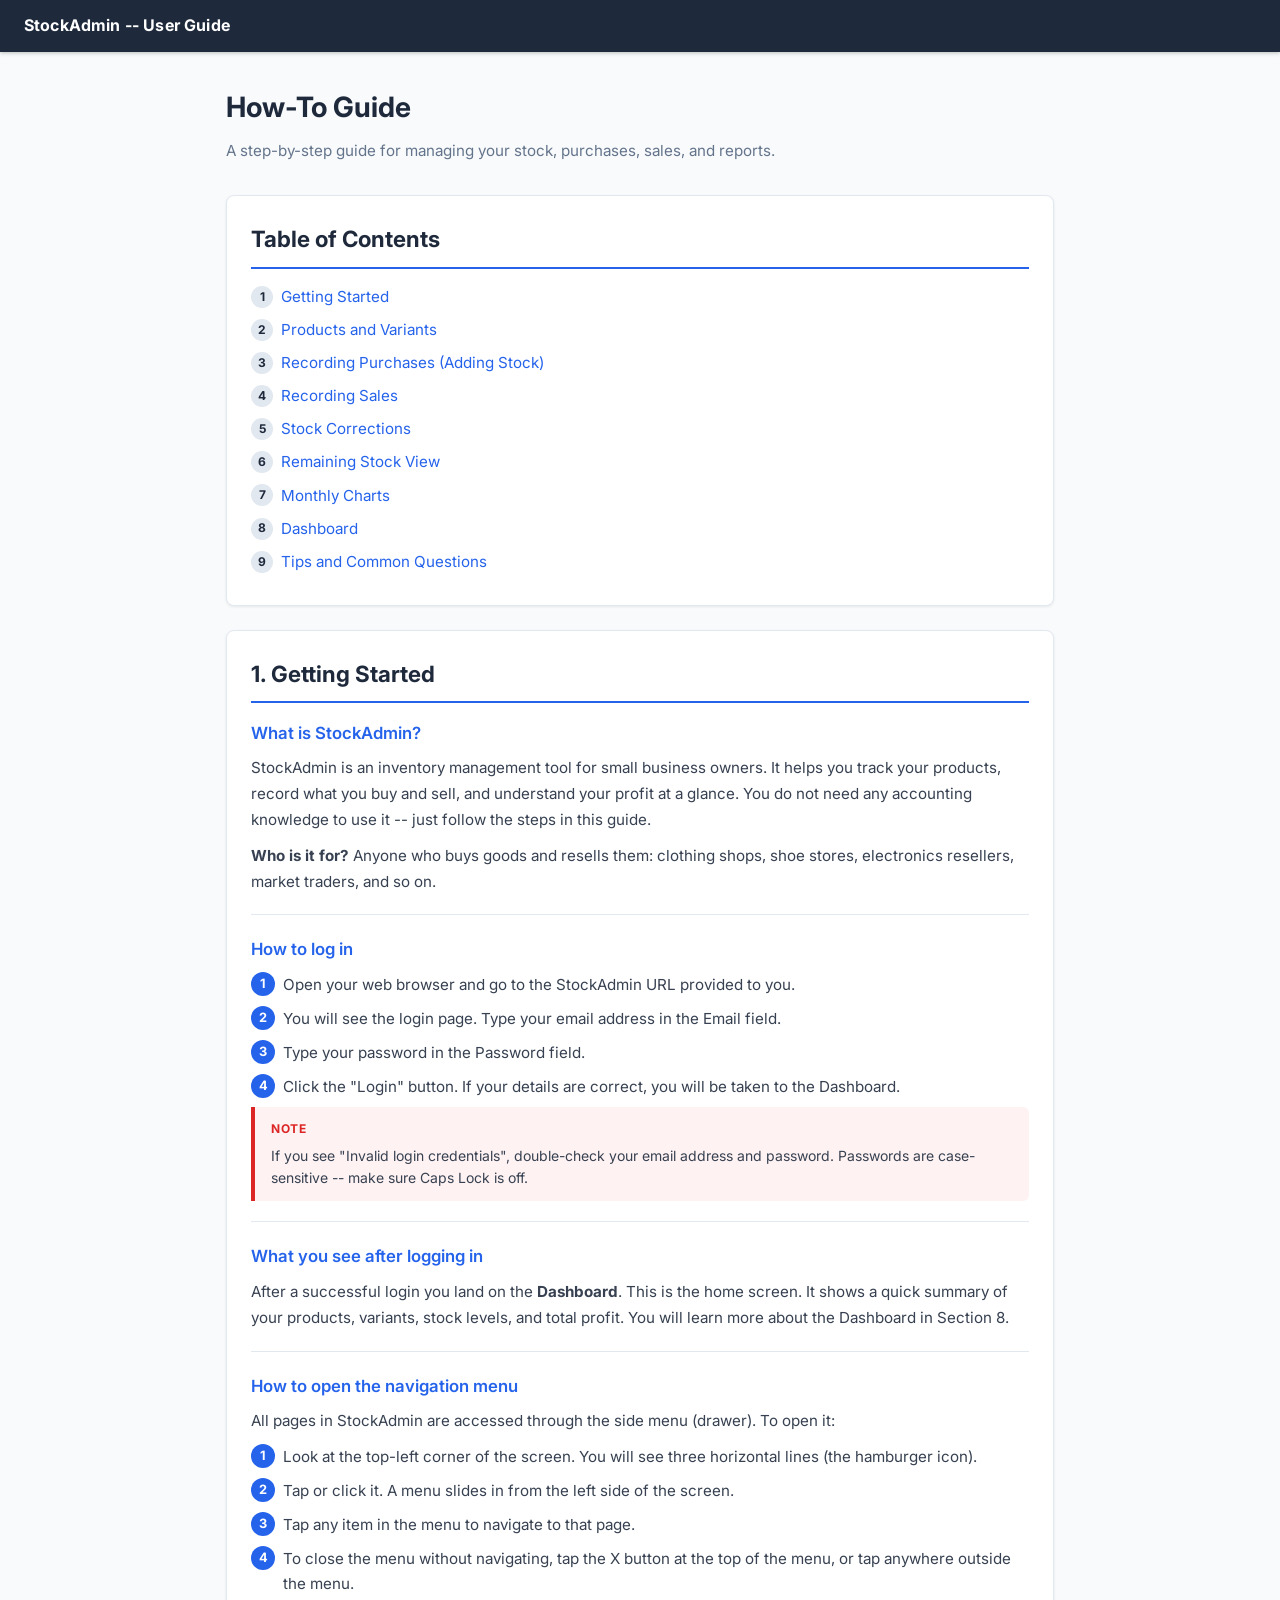
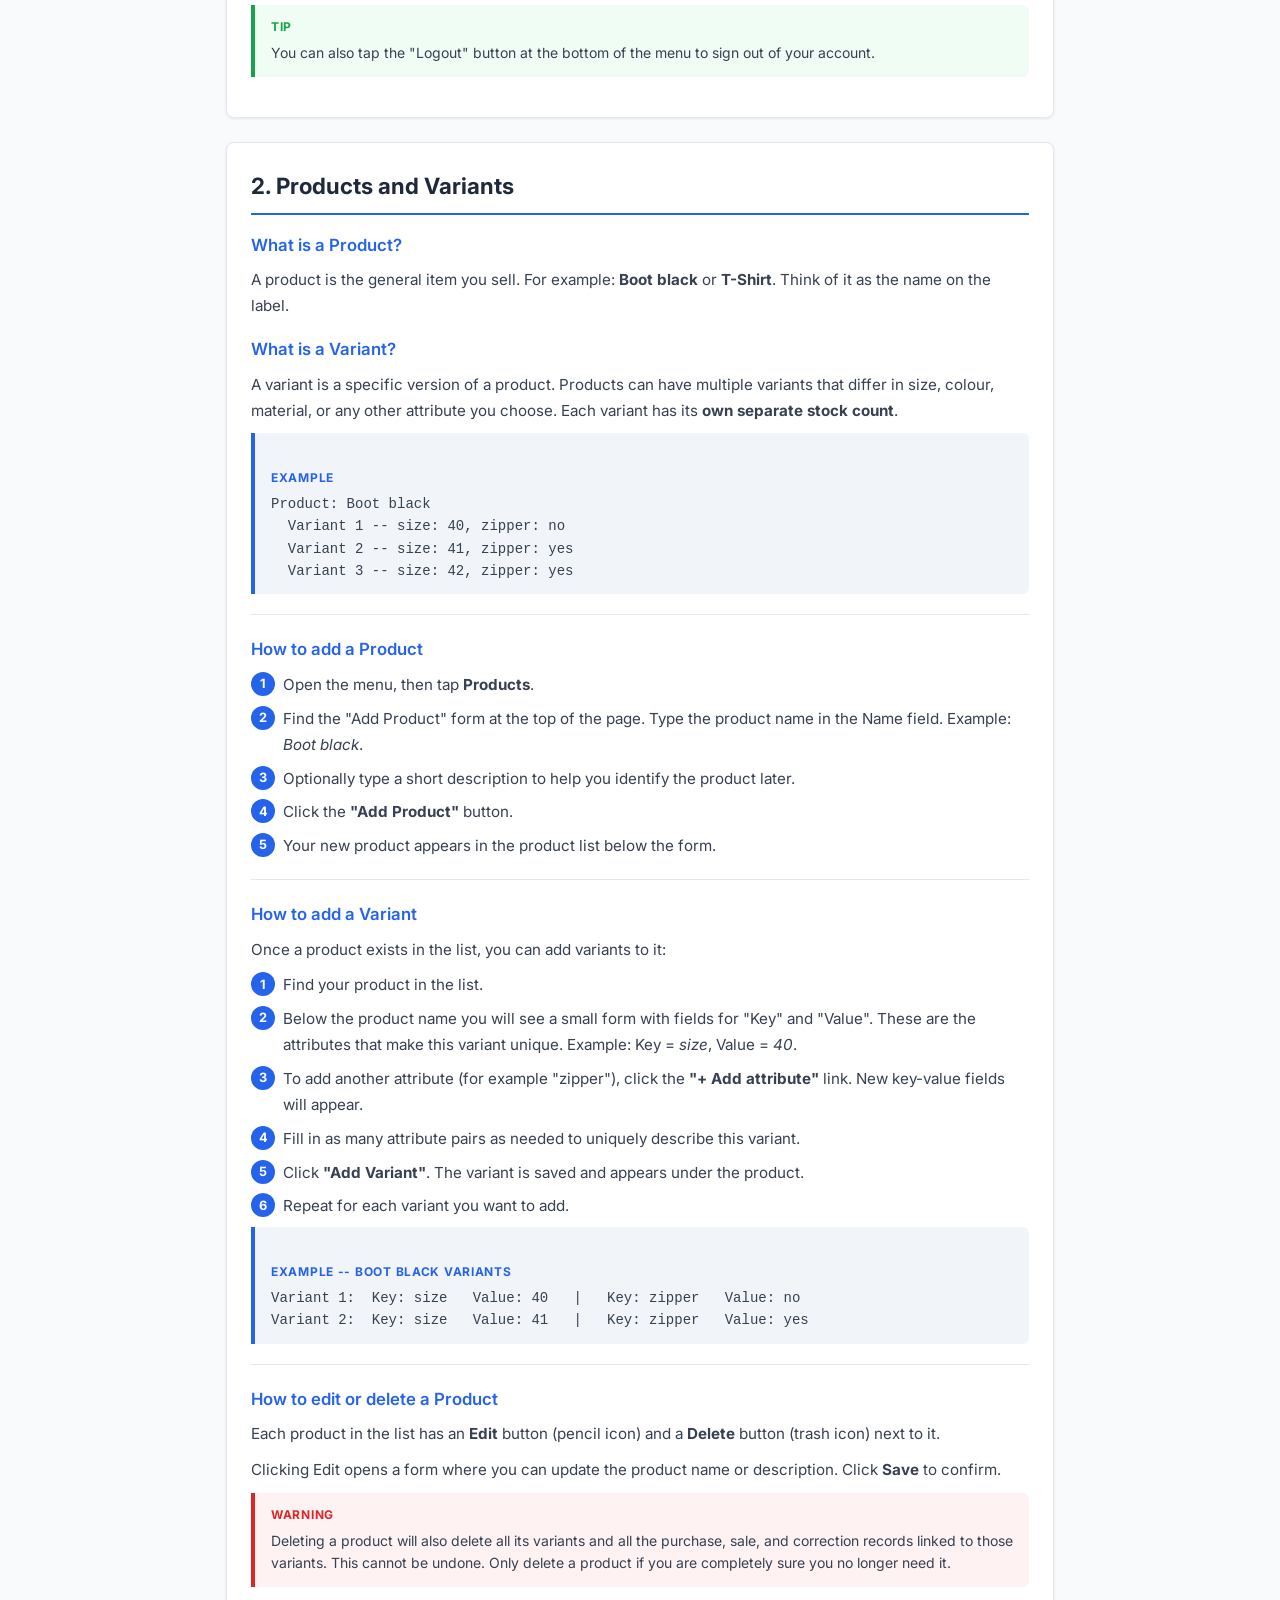
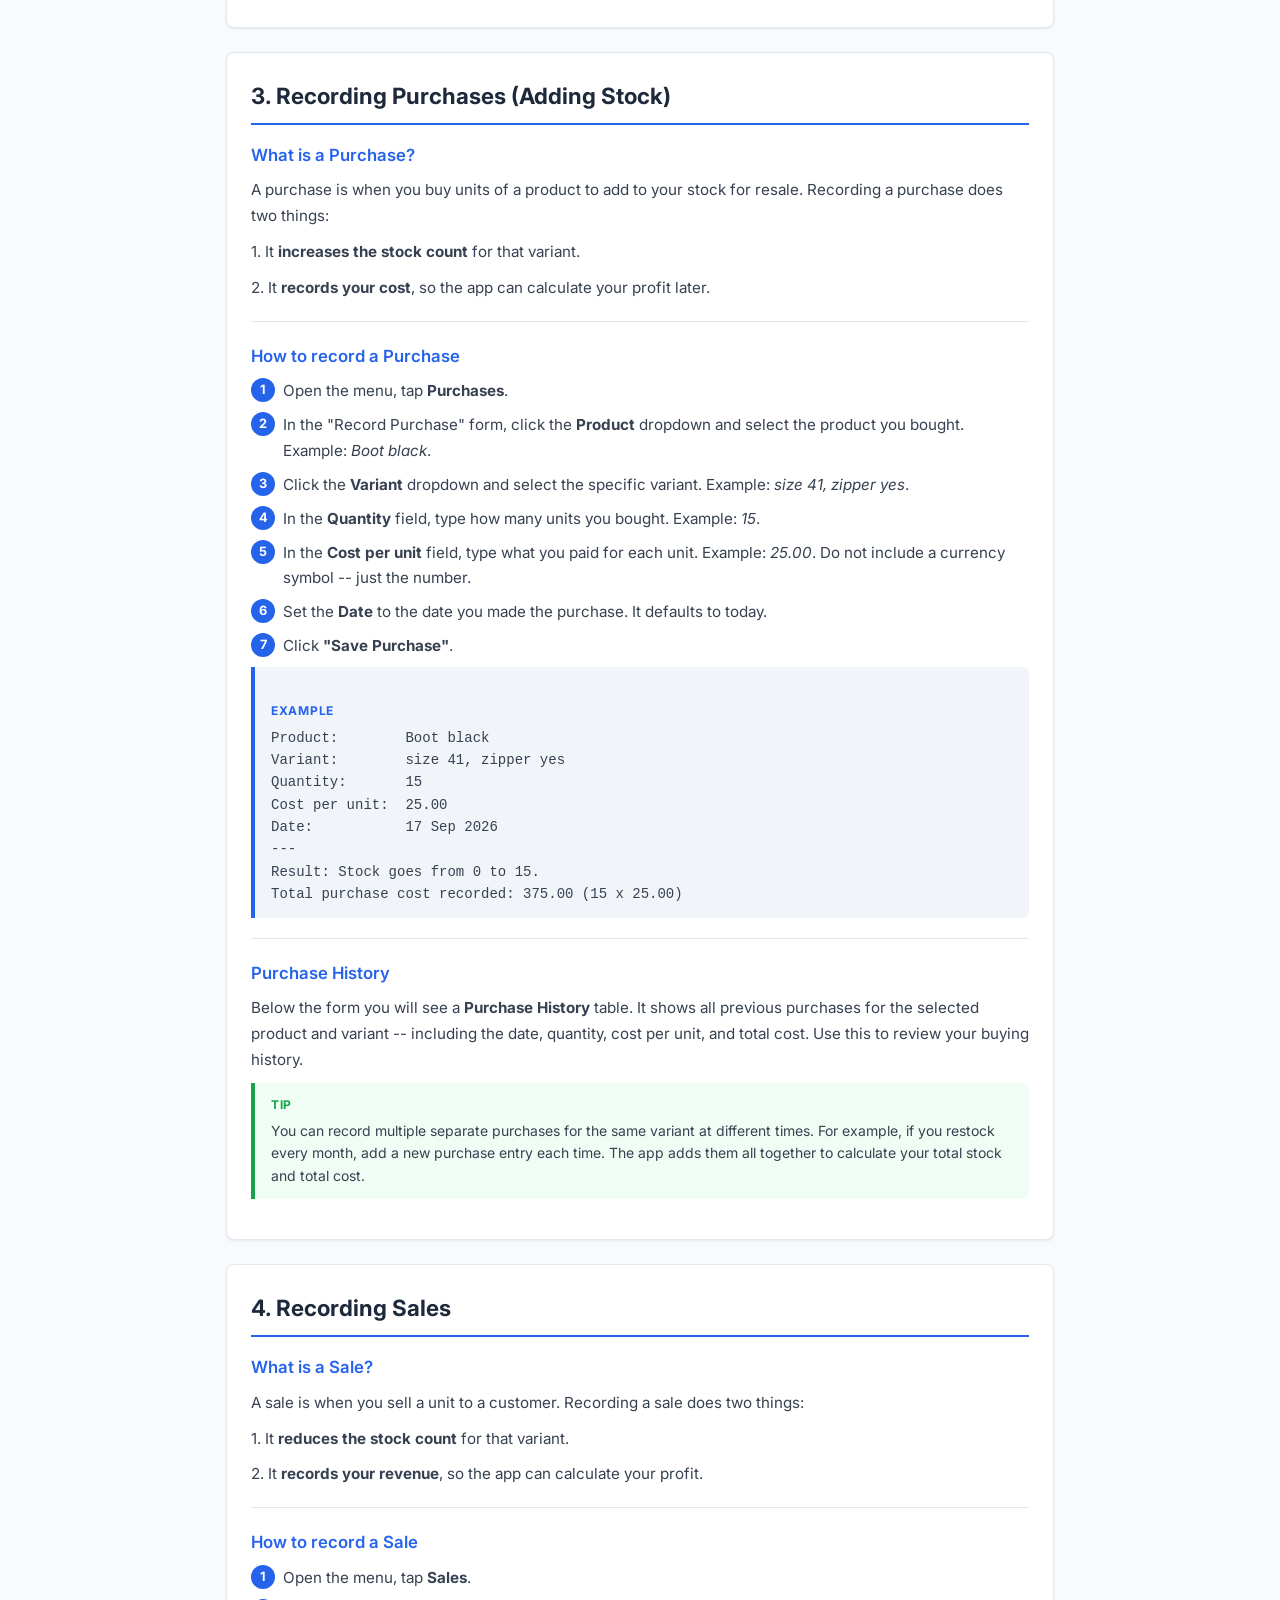
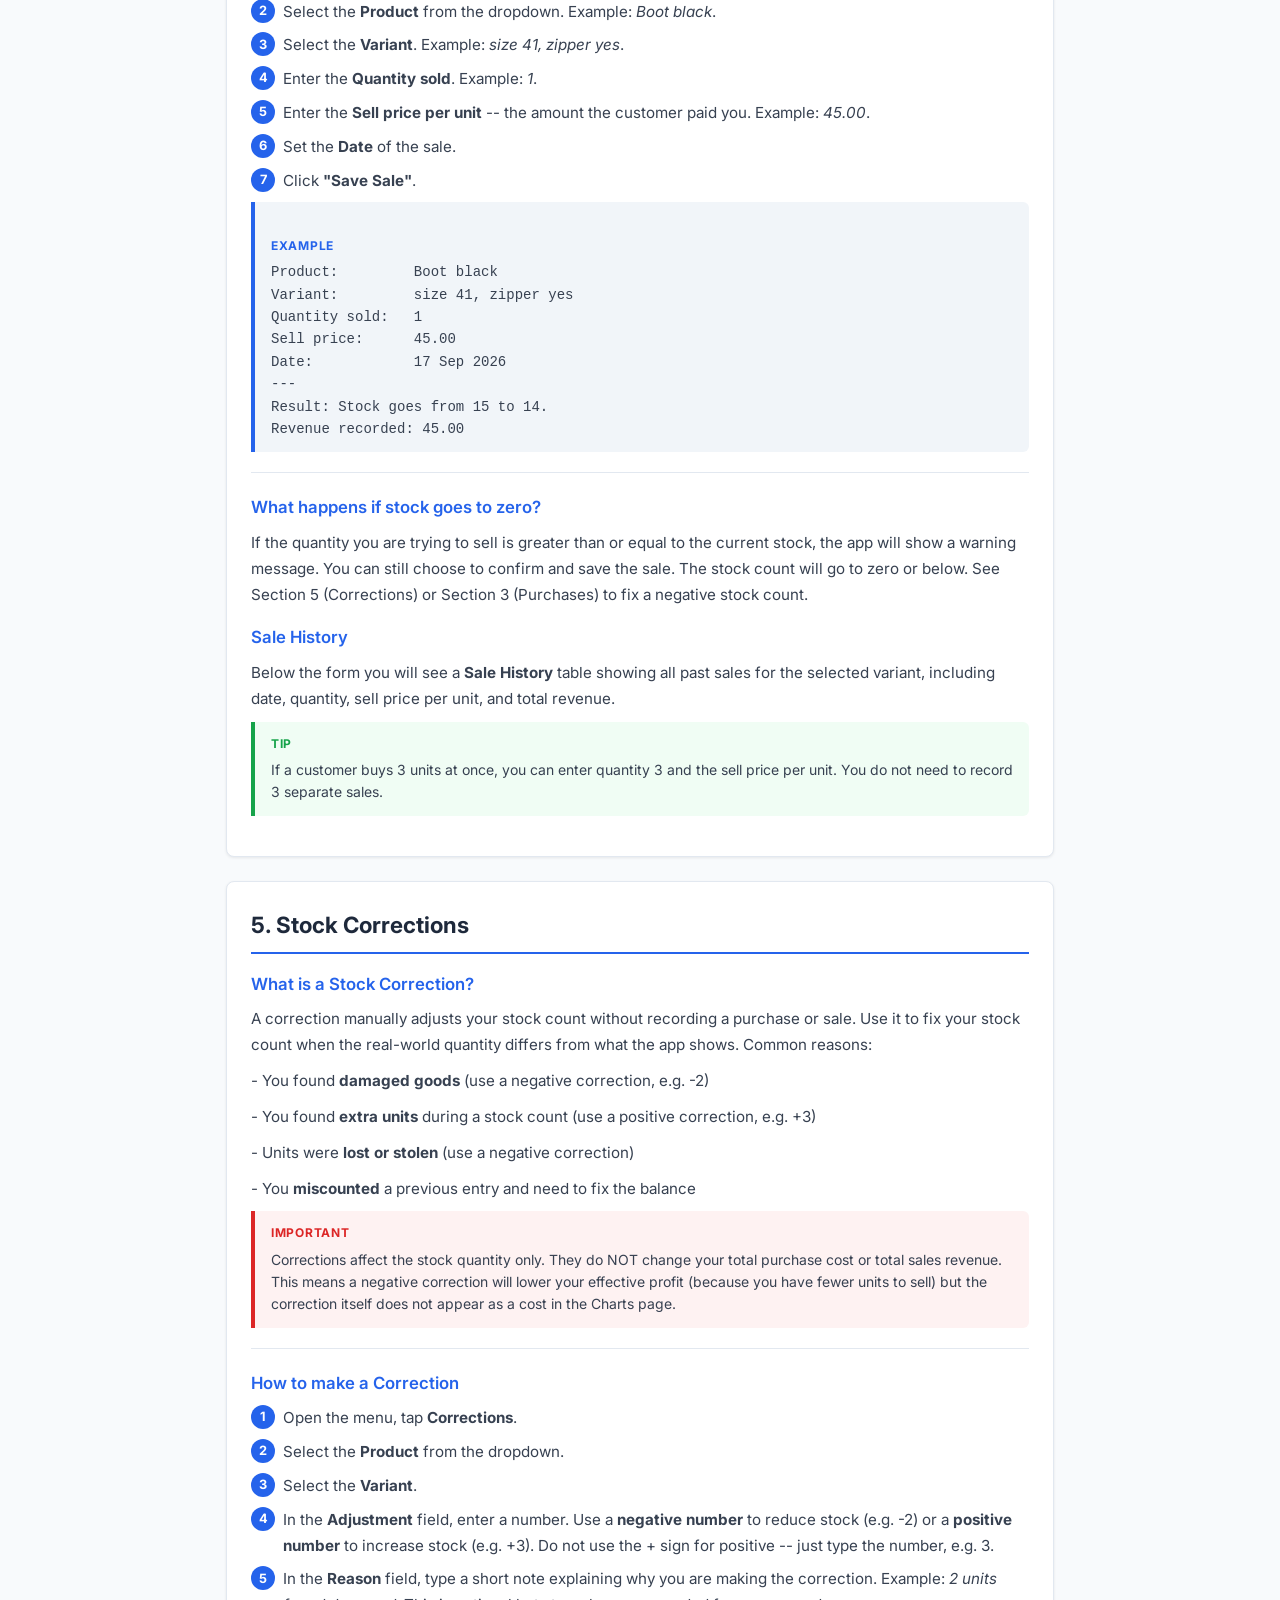
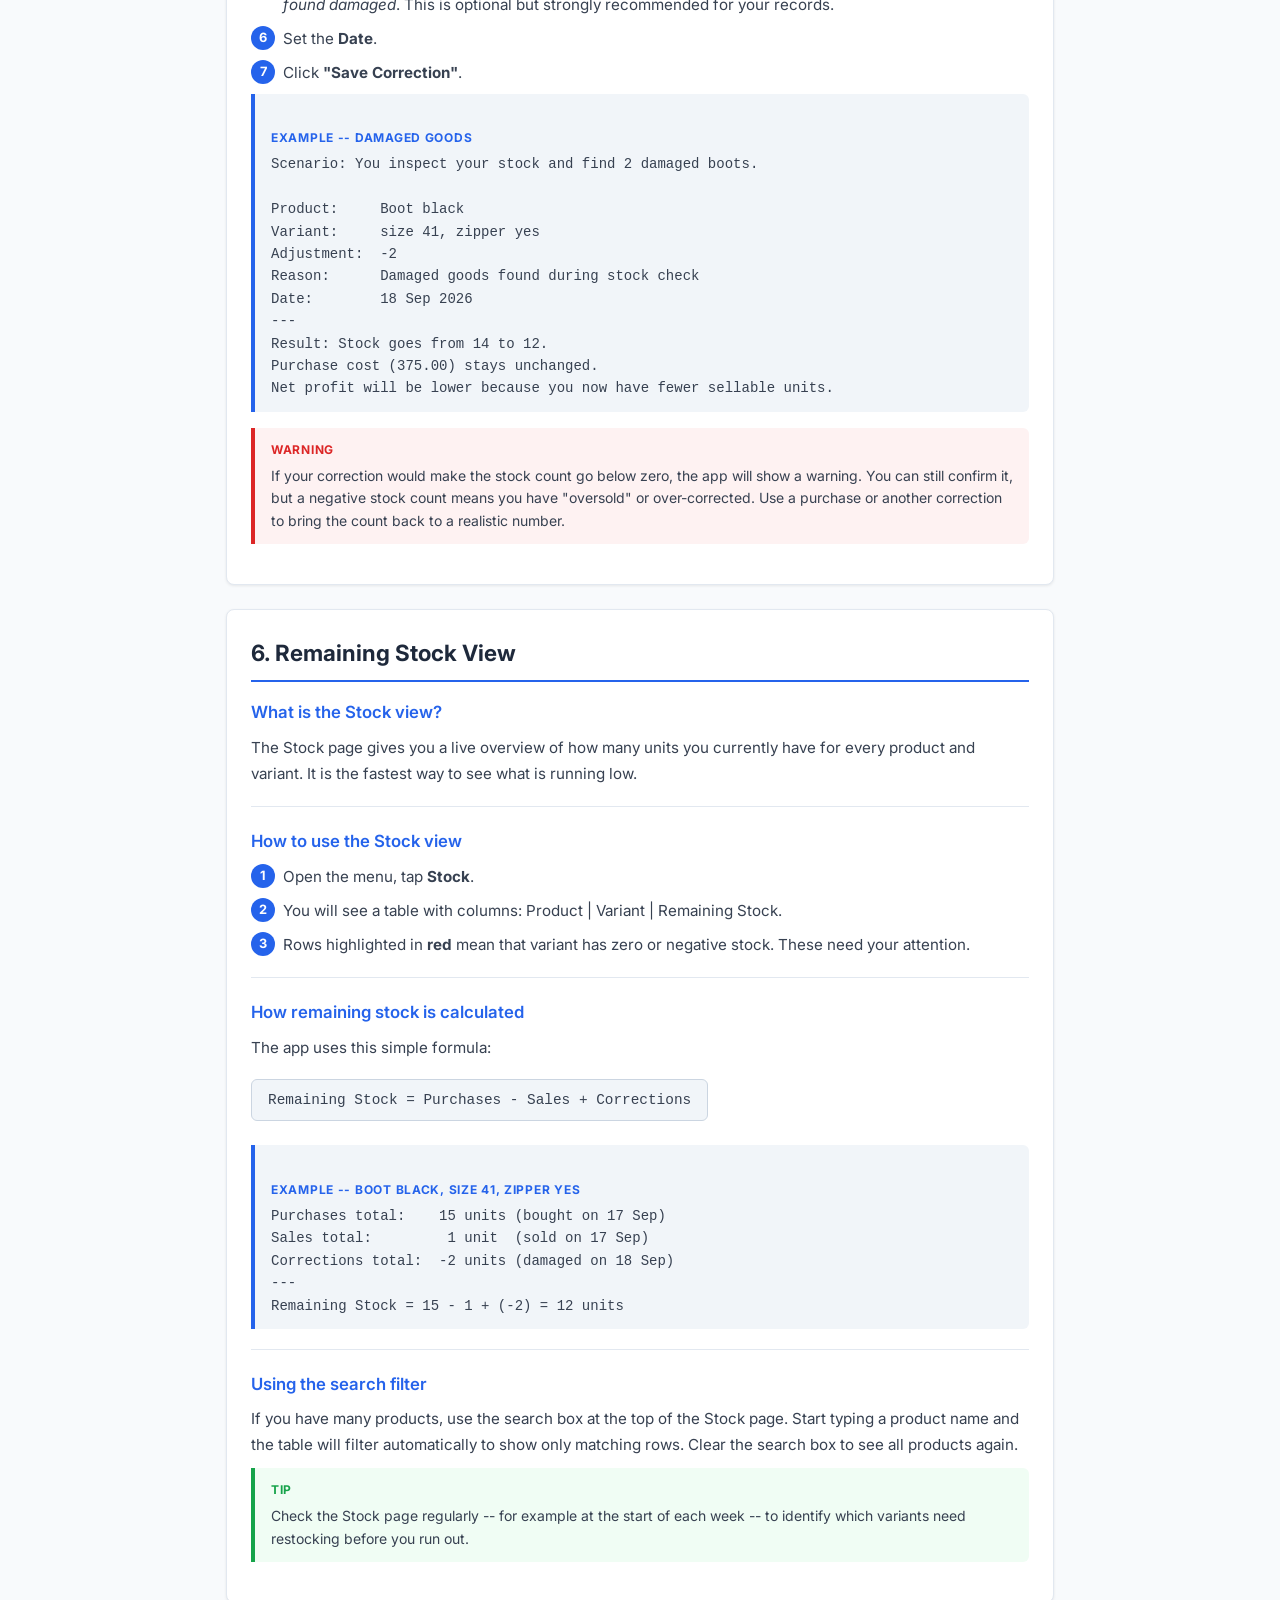
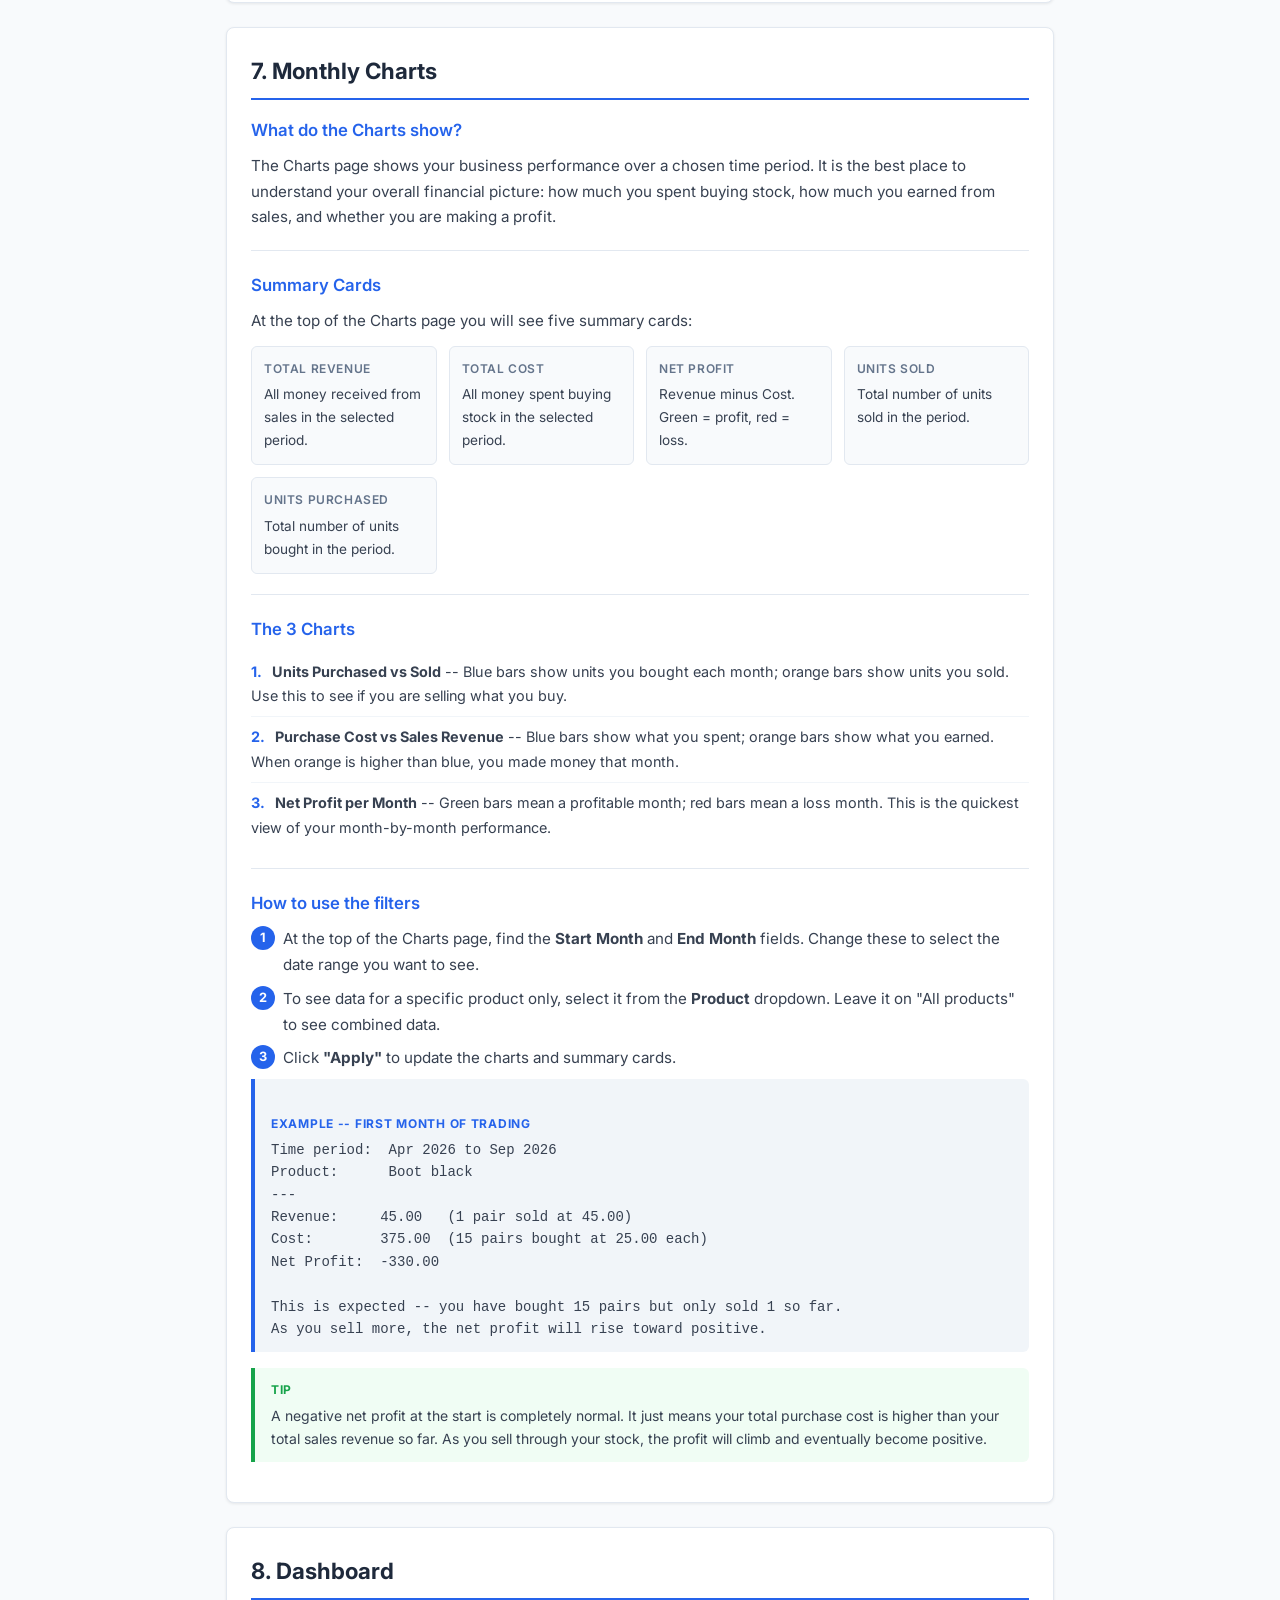
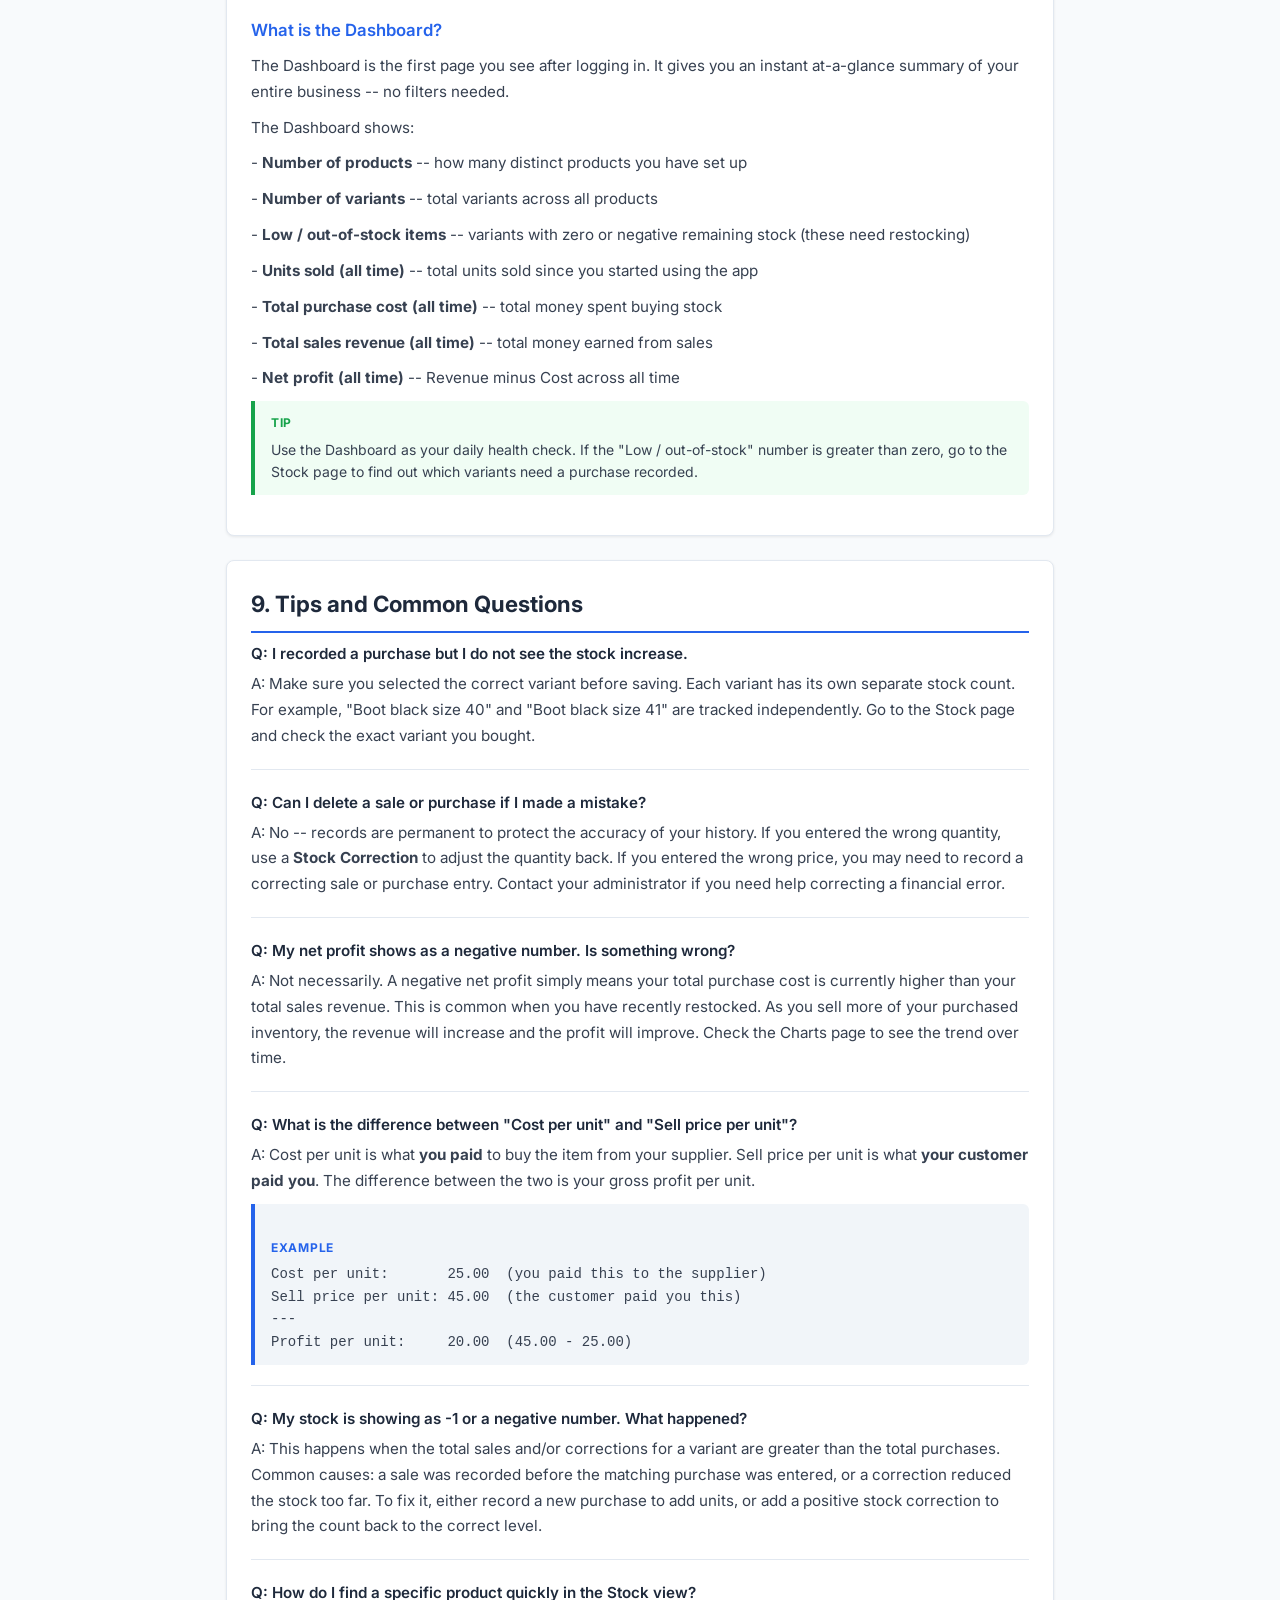
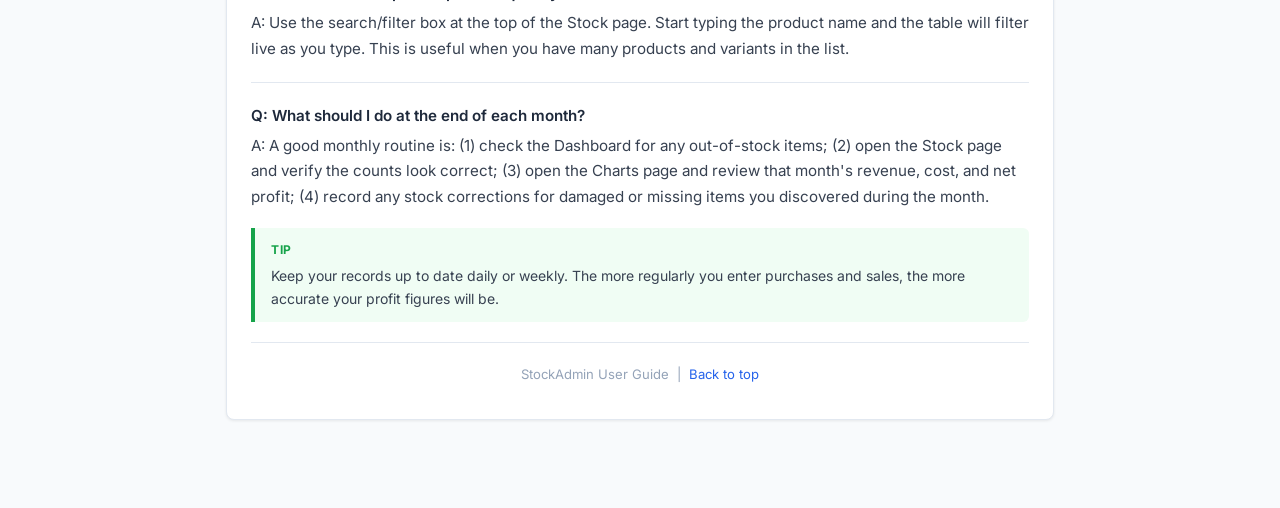
<file: guide.html>
<!DOCTYPE html>
<html lang="en">
<head>
  <meta charset="UTF-8">
  <meta name="viewport" content="width=device-width, initial-scale=1.0">
  <title>StockAdmin -- How-To Guide</title>
  <link href="https://fonts.googleapis.com/css2?family=Inter:wght@400;500;600;700&display=swap" rel="stylesheet">
  <style>
    *, *::before, *::after {
      box-sizing: border-box;
      margin: 0;
      padding: 0;
    }

    body {
      font-family: 'Inter', -apple-system, BlinkMacSystemFont, 'Segoe UI', sans-serif;
      font-size: 0.95rem;
      line-height: 1.7;
      color: #374151;
      background: #f8fafc;
    }

    /* NAV */
    nav {
      background: #1e293b;
      height: 52px;
      display: flex;
      align-items: center;
      padding: 0 24px;
      position: sticky;
      top: 0;
      z-index: 100;
      box-shadow: 0 1px 4px rgba(0,0,0,0.25);
    }

    nav .brand {
      color: #ffffff;
      font-size: 1rem;
      font-weight: 700;
      text-decoration: none;
      letter-spacing: 0.01em;
    }

    /* LAYOUT */
    .container {
      max-width: 860px;
      margin: 0 auto;
      padding: 32px 16px 64px;
    }

    /* PAGE TITLE */
    .page-title {
      font-size: 1.75rem;
      font-weight: 700;
      color: #1e293b;
      margin-bottom: 6px;
    }

    .page-subtitle {
      color: #64748b;
      font-size: 0.95rem;
      margin-bottom: 32px;
    }

    /* CARD */
    .card {
      background: #ffffff;
      border: 1px solid #e2e8f0;
      border-radius: 8px;
      padding: 24px;
      margin-bottom: 24px;
      box-shadow: 0 1px 3px rgba(0,0,0,0.08);
    }

    /* SECTION HEADINGS */
    h2 {
      font-size: 1.4rem;
      color: #1e293b;
      margin-bottom: 8px;
      border-bottom: 2px solid #2563eb;
      padding-bottom: 8px;
      font-weight: 700;
    }

    /* STEP HEADINGS */
    h3 {
      font-size: 1.05rem;
      color: #2563eb;
      margin: 16px 0 8px;
      font-weight: 600;
    }

    p {
      margin-bottom: 10px;
    }

    /* BADGE */
    .badge {
      display: inline-flex;
      align-items: center;
      justify-content: center;
      background: #2563eb;
      color: #ffffff;
      border-radius: 50%;
      width: 24px;
      height: 24px;
      font-size: 0.8rem;
      font-weight: 700;
      margin-right: 8px;
      flex-shrink: 0;
      vertical-align: middle;
    }

    /* STEP ROW */
    .step {
      display: flex;
      align-items: flex-start;
      margin-bottom: 8px;
    }

    .step-text {
      flex: 1;
    }

    /* CODE / EXAMPLE BOX */
    .box-example {
      background: #f1f5f9;
      border-left: 4px solid #2563eb;
      padding: 12px 16px;
      border-radius: 0 6px 6px 0;
      font-family: 'Courier New', Courier, monospace;
      font-size: 0.875rem;
      margin: 8px 0 16px;
      white-space: pre-wrap;
      word-break: break-word;
      line-height: 1.6;
    }

    .box-example .box-label {
      font-family: 'Inter', sans-serif;
      font-size: 0.75rem;
      font-weight: 700;
      text-transform: uppercase;
      letter-spacing: 0.06em;
      color: #2563eb;
      margin-bottom: 6px;
      display: block;
    }

    /* WARNING BOX */
    .box-warning {
      background: #fef2f2;
      border-left: 4px solid #dc2626;
      padding: 12px 16px;
      border-radius: 0 6px 6px 0;
      font-size: 0.875rem;
      margin: 8px 0 16px;
      line-height: 1.6;
    }

    .box-warning .box-label {
      font-size: 0.75rem;
      font-weight: 700;
      text-transform: uppercase;
      letter-spacing: 0.06em;
      color: #dc2626;
      margin-bottom: 6px;
      display: block;
    }

    /* TIP BOX */
    .box-tip {
      background: #f0fdf4;
      border-left: 4px solid #16a34a;
      padding: 12px 16px;
      border-radius: 0 6px 6px 0;
      font-size: 0.875rem;
      margin: 8px 0 16px;
      line-height: 1.6;
    }

    .box-tip .box-label {
      font-size: 0.75rem;
      font-weight: 700;
      text-transform: uppercase;
      letter-spacing: 0.06em;
      color: #16a34a;
      margin-bottom: 6px;
      display: block;
    }

    /* TABLE OF CONTENTS */
    .toc-list {
      list-style: none;
      counter-reset: toc;
      padding: 0;
    }

    .toc-list li {
      counter-increment: toc;
      margin-bottom: 6px;
    }

    .toc-list li a {
      color: #2563eb;
      text-decoration: none;
      font-size: 0.95rem;
      display: inline-flex;
      align-items: center;
      gap: 8px;
      transition: color 0.15s;
    }

    .toc-list li a:hover {
      color: #1d4ed8;
      text-decoration: underline;
    }

    .toc-num {
      display: inline-flex;
      align-items: center;
      justify-content: center;
      background: #e2e8f0;
      color: #1e293b;
      border-radius: 50%;
      width: 22px;
      height: 22px;
      font-size: 0.75rem;
      font-weight: 700;
      flex-shrink: 0;
    }

    /* Q&A */
    .qa-item {
      margin-bottom: 18px;
    }

    .qa-q {
      font-weight: 600;
      color: #1e293b;
      margin-bottom: 4px;
    }

    .qa-a {
      color: #374151;
    }

    /* DIVIDER */
    .divider {
      border: none;
      border-top: 1px solid #e2e8f0;
      margin: 20px 0;
    }

    /* FORMULA ROW */
    .formula {
      display: inline-block;
      background: #f1f5f9;
      border: 1px solid #cbd5e1;
      border-radius: 6px;
      padding: 8px 16px;
      font-family: 'Courier New', Courier, monospace;
      font-size: 0.9rem;
      margin: 8px 0 16px;
    }

    /* SUMMARY CARD GRID */
    .summary-grid {
      display: grid;
      grid-template-columns: repeat(auto-fit, minmax(160px, 1fr));
      gap: 12px;
      margin: 12px 0 16px;
    }

    .summary-item {
      background: #f8fafc;
      border: 1px solid #e2e8f0;
      border-radius: 6px;
      padding: 12px;
    }

    .summary-item .s-label {
      font-size: 0.75rem;
      font-weight: 600;
      color: #64748b;
      text-transform: uppercase;
      letter-spacing: 0.05em;
      margin-bottom: 4px;
    }

    .summary-item .s-desc {
      font-size: 0.85rem;
      color: #374151;
    }

    /* CHART LIST */
    .chart-list {
      list-style: none;
      padding: 0;
    }

    .chart-list li {
      padding: 8px 0;
      border-bottom: 1px solid #f1f5f9;
      font-size: 0.9rem;
    }

    .chart-list li:last-child {
      border-bottom: none;
    }

    .chart-num {
      font-weight: 700;
      color: #2563eb;
      margin-right: 6px;
    }

    /* RESPONSIVE */
    @media (max-width: 600px) {
      .container {
        padding: 20px 16px 48px;
      }

      .page-title {
        font-size: 1.4rem;
      }

      h2 {
        font-size: 1.2rem;
      }

      .summary-grid {
        grid-template-columns: 1fr 1fr;
      }
    }
  </style>
</head>
<body>

  <nav>
    <span class="brand">StockAdmin -- User Guide</span>
  </nav>

  <div class="container">

    <h1 class="page-title">How-To Guide</h1>
    <p class="page-subtitle">A step-by-step guide for managing your stock, purchases, sales, and reports.</p>

    <!-- TABLE OF CONTENTS -->
    <div class="card" id="top">
      <h2>Table of Contents</h2>
      <ul class="toc-list" style="margin-top: 14px;">
        <li><a href="#section-1"><span class="toc-num">1</span> Getting Started</a></li>
        <li><a href="#section-2"><span class="toc-num">2</span> Products and Variants</a></li>
        <li><a href="#section-3"><span class="toc-num">3</span> Recording Purchases (Adding Stock)</a></li>
        <li><a href="#section-4"><span class="toc-num">4</span> Recording Sales</a></li>
        <li><a href="#section-5"><span class="toc-num">5</span> Stock Corrections</a></li>
        <li><a href="#section-6"><span class="toc-num">6</span> Remaining Stock View</a></li>
        <li><a href="#section-7"><span class="toc-num">7</span> Monthly Charts</a></li>
        <li><a href="#section-8"><span class="toc-num">8</span> Dashboard</a></li>
        <li><a href="#section-9"><span class="toc-num">9</span> Tips and Common Questions</a></li>
      </ul>
    </div>

    <!-- SECTION 1 -->
    <div class="card" id="section-1">
      <h2>1. Getting Started</h2>

      <h3>What is StockAdmin?</h3>
      <p>
        StockAdmin is an inventory management tool for small business owners. It helps you
        track your products, record what you buy and sell, and understand your profit at a glance.
        You do not need any accounting knowledge to use it -- just follow the steps in this guide.
      </p>
      <p>
        <strong>Who is it for?</strong> Anyone who buys goods and resells them: clothing shops,
        shoe stores, electronics resellers, market traders, and so on.
      </p>

      <hr class="divider">

      <h3>How to log in</h3>
      <div class="step"><span class="badge">1</span><span class="step-text">Open your web browser and go to the StockAdmin URL provided to you.</span></div>
      <div class="step"><span class="badge">2</span><span class="step-text">You will see the login page. Type your email address in the Email field.</span></div>
      <div class="step"><span class="badge">3</span><span class="step-text">Type your password in the Password field.</span></div>
      <div class="step"><span class="badge">4</span><span class="step-text">Click the "Login" button. If your details are correct, you will be taken to the Dashboard.</span></div>

      <div class="box-warning">
        <span class="box-label">Note</span>
        If you see "Invalid login credentials", double-check your email address and password.
        Passwords are case-sensitive -- make sure Caps Lock is off.
      </div>

      <hr class="divider">

      <h3>What you see after logging in</h3>
      <p>
        After a successful login you land on the <strong>Dashboard</strong>. This is the home screen.
        It shows a quick summary of your products, variants, stock levels, and total profit.
        You will learn more about the Dashboard in Section 8.
      </p>

      <hr class="divider">

      <h3>How to open the navigation menu</h3>
      <p>
        All pages in StockAdmin are accessed through the side menu (drawer). To open it:
      </p>
      <div class="step"><span class="badge">1</span><span class="step-text">Look at the top-left corner of the screen. You will see three horizontal lines (the hamburger icon).</span></div>
      <div class="step"><span class="badge">2</span><span class="step-text">Tap or click it. A menu slides in from the left side of the screen.</span></div>
      <div class="step"><span class="badge">3</span><span class="step-text">Tap any item in the menu to navigate to that page.</span></div>
      <div class="step"><span class="badge">4</span><span class="step-text">To close the menu without navigating, tap the X button at the top of the menu, or tap anywhere outside the menu.</span></div>

      <div class="box-tip">
        <span class="box-label">Tip</span>
        You can also tap the "Logout" button at the bottom of the menu to sign out of your account.
      </div>
    </div>

    <!-- SECTION 2 -->
    <div class="card" id="section-2">
      <h2>2. Products and Variants</h2>

      <h3>What is a Product?</h3>
      <p>
        A product is the general item you sell. For example: <strong>Boot black</strong> or
        <strong>T-Shirt</strong>. Think of it as the name on the label.
      </p>

      <h3>What is a Variant?</h3>
      <p>
        A variant is a specific version of a product. Products can have multiple variants that
        differ in size, colour, material, or any other attribute you choose.
        Each variant has its <strong>own separate stock count</strong>.
      </p>
      <div class="box-example">
<span class="box-label">Example</span>Product: Boot black
  Variant 1 -- size: 40, zipper: no
  Variant 2 -- size: 41, zipper: yes
  Variant 3 -- size: 42, zipper: yes</div>

      <hr class="divider">

      <h3>How to add a Product</h3>
      <div class="step"><span class="badge">1</span><span class="step-text">Open the menu, then tap <strong>Products</strong>.</span></div>
      <div class="step"><span class="badge">2</span><span class="step-text">Find the "Add Product" form at the top of the page. Type the product name in the Name field. Example: <em>Boot black</em>.</span></div>
      <div class="step"><span class="badge">3</span><span class="step-text">Optionally type a short description to help you identify the product later.</span></div>
      <div class="step"><span class="badge">4</span><span class="step-text">Click the <strong>"Add Product"</strong> button.</span></div>
      <div class="step"><span class="badge">5</span><span class="step-text">Your new product appears in the product list below the form.</span></div>

      <hr class="divider">

      <h3>How to add a Variant</h3>
      <p>Once a product exists in the list, you can add variants to it:</p>
      <div class="step"><span class="badge">1</span><span class="step-text">Find your product in the list.</span></div>
      <div class="step"><span class="badge">2</span><span class="step-text">Below the product name you will see a small form with fields for "Key" and "Value". These are the attributes that make this variant unique. Example: Key = <em>size</em>, Value = <em>40</em>.</span></div>
      <div class="step"><span class="badge">3</span><span class="step-text">To add another attribute (for example "zipper"), click the <strong>"+ Add attribute"</strong> link. New key-value fields will appear.</span></div>
      <div class="step"><span class="badge">4</span><span class="step-text">Fill in as many attribute pairs as needed to uniquely describe this variant.</span></div>
      <div class="step"><span class="badge">5</span><span class="step-text">Click <strong>"Add Variant"</strong>. The variant is saved and appears under the product.</span></div>
      <div class="step"><span class="badge">6</span><span class="step-text">Repeat for each variant you want to add.</span></div>

      <div class="box-example">
<span class="box-label">Example -- Boot black variants</span>Variant 1:  Key: size   Value: 40   |   Key: zipper   Value: no
Variant 2:  Key: size   Value: 41   |   Key: zipper   Value: yes</div>

      <hr class="divider">

      <h3>How to edit or delete a Product</h3>
      <p>
        Each product in the list has an <strong>Edit</strong> button (pencil icon) and a
        <strong>Delete</strong> button (trash icon) next to it.
      </p>
      <p>
        Clicking Edit opens a form where you can update the product name or description.
        Click <strong>Save</strong> to confirm.
      </p>

      <div class="box-warning">
        <span class="box-label">Warning</span>
        Deleting a product will also delete all its variants and all the purchase, sale, and
        correction records linked to those variants. This cannot be undone. Only delete a
        product if you are completely sure you no longer need it.
      </div>
    </div>

    <!-- SECTION 3 -->
    <div class="card" id="section-3">
      <h2>3. Recording Purchases (Adding Stock)</h2>

      <h3>What is a Purchase?</h3>
      <p>
        A purchase is when you buy units of a product to add to your stock for resale.
        Recording a purchase does two things:
      </p>
      <p>1. It <strong>increases the stock count</strong> for that variant.</p>
      <p>2. It <strong>records your cost</strong>, so the app can calculate your profit later.</p>

      <hr class="divider">

      <h3>How to record a Purchase</h3>
      <div class="step"><span class="badge">1</span><span class="step-text">Open the menu, tap <strong>Purchases</strong>.</span></div>
      <div class="step"><span class="badge">2</span><span class="step-text">In the "Record Purchase" form, click the <strong>Product</strong> dropdown and select the product you bought. Example: <em>Boot black</em>.</span></div>
      <div class="step"><span class="badge">3</span><span class="step-text">Click the <strong>Variant</strong> dropdown and select the specific variant. Example: <em>size 41, zipper yes</em>.</span></div>
      <div class="step"><span class="badge">4</span><span class="step-text">In the <strong>Quantity</strong> field, type how many units you bought. Example: <em>15</em>.</span></div>
      <div class="step"><span class="badge">5</span><span class="step-text">In the <strong>Cost per unit</strong> field, type what you paid for each unit. Example: <em>25.00</em>. Do not include a currency symbol -- just the number.</span></div>
      <div class="step"><span class="badge">6</span><span class="step-text">Set the <strong>Date</strong> to the date you made the purchase. It defaults to today.</span></div>
      <div class="step"><span class="badge">7</span><span class="step-text">Click <strong>"Save Purchase"</strong>.</span></div>

      <div class="box-example">
<span class="box-label">Example</span>Product:        Boot black
Variant:        size 41, zipper yes
Quantity:       15
Cost per unit:  25.00
Date:           17 Sep 2026
---
Result: Stock goes from 0 to 15.
Total purchase cost recorded: 375.00 (15 x 25.00)</div>

      <hr class="divider">

      <h3>Purchase History</h3>
      <p>
        Below the form you will see a <strong>Purchase History</strong> table. It shows all
        previous purchases for the selected product and variant -- including the date, quantity,
        cost per unit, and total cost. Use this to review your buying history.
      </p>

      <div class="box-tip">
        <span class="box-label">Tip</span>
        You can record multiple separate purchases for the same variant at different times.
        For example, if you restock every month, add a new purchase entry each time.
        The app adds them all together to calculate your total stock and total cost.
      </div>
    </div>

    <!-- SECTION 4 -->
    <div class="card" id="section-4">
      <h2>4. Recording Sales</h2>

      <h3>What is a Sale?</h3>
      <p>
        A sale is when you sell a unit to a customer. Recording a sale does two things:
      </p>
      <p>1. It <strong>reduces the stock count</strong> for that variant.</p>
      <p>2. It <strong>records your revenue</strong>, so the app can calculate your profit.</p>

      <hr class="divider">

      <h3>How to record a Sale</h3>
      <div class="step"><span class="badge">1</span><span class="step-text">Open the menu, tap <strong>Sales</strong>.</span></div>
      <div class="step"><span class="badge">2</span><span class="step-text">Select the <strong>Product</strong> from the dropdown. Example: <em>Boot black</em>.</span></div>
      <div class="step"><span class="badge">3</span><span class="step-text">Select the <strong>Variant</strong>. Example: <em>size 41, zipper yes</em>.</span></div>
      <div class="step"><span class="badge">4</span><span class="step-text">Enter the <strong>Quantity sold</strong>. Example: <em>1</em>.</span></div>
      <div class="step"><span class="badge">5</span><span class="step-text">Enter the <strong>Sell price per unit</strong> -- the amount the customer paid you. Example: <em>45.00</em>.</span></div>
      <div class="step"><span class="badge">6</span><span class="step-text">Set the <strong>Date</strong> of the sale.</span></div>
      <div class="step"><span class="badge">7</span><span class="step-text">Click <strong>"Save Sale"</strong>.</span></div>

      <div class="box-example">
<span class="box-label">Example</span>Product:         Boot black
Variant:         size 41, zipper yes
Quantity sold:   1
Sell price:      45.00
Date:            17 Sep 2026
---
Result: Stock goes from 15 to 14.
Revenue recorded: 45.00</div>

      <hr class="divider">

      <h3>What happens if stock goes to zero?</h3>
      <p>
        If the quantity you are trying to sell is greater than or equal to the current stock,
        the app will show a warning message. You can still choose to confirm and save the sale.
        The stock count will go to zero or below. See Section 5 (Corrections) or Section 3
        (Purchases) to fix a negative stock count.
      </p>

      <h3>Sale History</h3>
      <p>
        Below the form you will see a <strong>Sale History</strong> table showing all past
        sales for the selected variant, including date, quantity, sell price per unit, and
        total revenue.
      </p>

      <div class="box-tip">
        <span class="box-label">Tip</span>
        If a customer buys 3 units at once, you can enter quantity 3 and the sell price per unit.
        You do not need to record 3 separate sales.
      </div>
    </div>

    <!-- SECTION 5 -->
    <div class="card" id="section-5">
      <h2>5. Stock Corrections</h2>

      <h3>What is a Stock Correction?</h3>
      <p>
        A correction manually adjusts your stock count without recording a purchase or sale.
        Use it to fix your stock count when the real-world quantity differs from what the
        app shows. Common reasons:
      </p>
      <p>- You found <strong>damaged goods</strong> (use a negative correction, e.g. -2)</p>
      <p>- You found <strong>extra units</strong> during a stock count (use a positive correction, e.g. +3)</p>
      <p>- Units were <strong>lost or stolen</strong> (use a negative correction)</p>
      <p>- You <strong>miscounted</strong> a previous entry and need to fix the balance</p>

      <div class="box-warning">
        <span class="box-label">Important</span>
        Corrections affect the stock quantity only. They do NOT change your total purchase
        cost or total sales revenue. This means a negative correction will lower your
        effective profit (because you have fewer units to sell) but the correction itself
        does not appear as a cost in the Charts page.
      </div>

      <hr class="divider">

      <h3>How to make a Correction</h3>
      <div class="step"><span class="badge">1</span><span class="step-text">Open the menu, tap <strong>Corrections</strong>.</span></div>
      <div class="step"><span class="badge">2</span><span class="step-text">Select the <strong>Product</strong> from the dropdown.</span></div>
      <div class="step"><span class="badge">3</span><span class="step-text">Select the <strong>Variant</strong>.</span></div>
      <div class="step"><span class="badge">4</span><span class="step-text">In the <strong>Adjustment</strong> field, enter a number. Use a <strong>negative number</strong> to reduce stock (e.g. -2) or a <strong>positive number</strong> to increase stock (e.g. +3). Do not use the + sign for positive -- just type the number, e.g. 3.</span></div>
      <div class="step"><span class="badge">5</span><span class="step-text">In the <strong>Reason</strong> field, type a short note explaining why you are making the correction. Example: <em>2 units found damaged</em>. This is optional but strongly recommended for your records.</span></div>
      <div class="step"><span class="badge">6</span><span class="step-text">Set the <strong>Date</strong>.</span></div>
      <div class="step"><span class="badge">7</span><span class="step-text">Click <strong>"Save Correction"</strong>.</span></div>

      <div class="box-example">
<span class="box-label">Example -- Damaged goods</span>Scenario: You inspect your stock and find 2 damaged boots.

Product:     Boot black
Variant:     size 41, zipper yes
Adjustment:  -2
Reason:      Damaged goods found during stock check
Date:        18 Sep 2026
---
Result: Stock goes from 14 to 12.
Purchase cost (375.00) stays unchanged.
Net profit will be lower because you now have fewer sellable units.</div>

      <div class="box-warning">
        <span class="box-label">Warning</span>
        If your correction would make the stock count go below zero, the app will show a
        warning. You can still confirm it, but a negative stock count means you have
        "oversold" or over-corrected. Use a purchase or another correction to bring
        the count back to a realistic number.
      </div>
    </div>

    <!-- SECTION 6 -->
    <div class="card" id="section-6">
      <h2>6. Remaining Stock View</h2>

      <h3>What is the Stock view?</h3>
      <p>
        The Stock page gives you a live overview of how many units you currently have
        for every product and variant. It is the fastest way to see what is running low.
      </p>

      <hr class="divider">

      <h3>How to use the Stock view</h3>
      <div class="step"><span class="badge">1</span><span class="step-text">Open the menu, tap <strong>Stock</strong>.</span></div>
      <div class="step"><span class="badge">2</span><span class="step-text">You will see a table with columns: Product | Variant | Remaining Stock.</span></div>
      <div class="step"><span class="badge">3</span><span class="step-text">Rows highlighted in <strong>red</strong> mean that variant has zero or negative stock. These need your attention.</span></div>

      <hr class="divider">

      <h3>How remaining stock is calculated</h3>
      <p>The app uses this simple formula:</p>
      <div class="formula">Remaining Stock = Purchases - Sales + Corrections</div>

      <div class="box-example">
<span class="box-label">Example -- Boot black, size 41, zipper yes</span>Purchases total:    15 units (bought on 17 Sep)
Sales total:         1 unit  (sold on 17 Sep)
Corrections total:  -2 units (damaged on 18 Sep)
---
Remaining Stock = 15 - 1 + (-2) = 12 units</div>

      <hr class="divider">

      <h3>Using the search filter</h3>
      <p>
        If you have many products, use the search box at the top of the Stock page.
        Start typing a product name and the table will filter automatically to show
        only matching rows. Clear the search box to see all products again.
      </p>

      <div class="box-tip">
        <span class="box-label">Tip</span>
        Check the Stock page regularly -- for example at the start of each week --
        to identify which variants need restocking before you run out.
      </div>
    </div>

    <!-- SECTION 7 -->
    <div class="card" id="section-7">
      <h2>7. Monthly Charts</h2>

      <h3>What do the Charts show?</h3>
      <p>
        The Charts page shows your business performance over a chosen time period.
        It is the best place to understand your overall financial picture: how much
        you spent buying stock, how much you earned from sales, and whether you
        are making a profit.
      </p>

      <hr class="divider">

      <h3>Summary Cards</h3>
      <p>At the top of the Charts page you will see five summary cards:</p>

      <div class="summary-grid">
        <div class="summary-item">
          <div class="s-label">Total Revenue</div>
          <div class="s-desc">All money received from sales in the selected period.</div>
        </div>
        <div class="summary-item">
          <div class="s-label">Total Cost</div>
          <div class="s-desc">All money spent buying stock in the selected period.</div>
        </div>
        <div class="summary-item">
          <div class="s-label">Net Profit</div>
          <div class="s-desc">Revenue minus Cost. Green = profit, red = loss.</div>
        </div>
        <div class="summary-item">
          <div class="s-label">Units Sold</div>
          <div class="s-desc">Total number of units sold in the period.</div>
        </div>
        <div class="summary-item">
          <div class="s-label">Units Purchased</div>
          <div class="s-desc">Total number of units bought in the period.</div>
        </div>
      </div>

      <hr class="divider">

      <h3>The 3 Charts</h3>
      <ul class="chart-list">
        <li><span class="chart-num">1.</span> <strong>Units Purchased vs Sold</strong> -- Blue bars show units you bought each month; orange bars show units you sold. Use this to see if you are selling what you buy.</li>
        <li><span class="chart-num">2.</span> <strong>Purchase Cost vs Sales Revenue</strong> -- Blue bars show what you spent; orange bars show what you earned. When orange is higher than blue, you made money that month.</li>
        <li><span class="chart-num">3.</span> <strong>Net Profit per Month</strong> -- Green bars mean a profitable month; red bars mean a loss month. This is the quickest view of your month-by-month performance.</li>
      </ul>

      <hr class="divider">

      <h3>How to use the filters</h3>
      <div class="step"><span class="badge">1</span><span class="step-text">At the top of the Charts page, find the <strong>Start Month</strong> and <strong>End Month</strong> fields. Change these to select the date range you want to see.</span></div>
      <div class="step"><span class="badge">2</span><span class="step-text">To see data for a specific product only, select it from the <strong>Product</strong> dropdown. Leave it on "All products" to see combined data.</span></div>
      <div class="step"><span class="badge">3</span><span class="step-text">Click <strong>"Apply"</strong> to update the charts and summary cards.</span></div>

      <div class="box-example">
<span class="box-label">Example -- First month of trading</span>Time period:  Apr 2026 to Sep 2026
Product:      Boot black
---
Revenue:     45.00   (1 pair sold at 45.00)
Cost:        375.00  (15 pairs bought at 25.00 each)
Net Profit:  -330.00

This is expected -- you have bought 15 pairs but only sold 1 so far.
As you sell more, the net profit will rise toward positive.</div>

      <div class="box-tip">
        <span class="box-label">Tip</span>
        A negative net profit at the start is completely normal. It just means your
        total purchase cost is higher than your total sales revenue so far.
        As you sell through your stock, the profit will climb and eventually become positive.
      </div>
    </div>

    <!-- SECTION 8 -->
    <div class="card" id="section-8">
      <h2>8. Dashboard</h2>

      <h3>What is the Dashboard?</h3>
      <p>
        The Dashboard is the first page you see after logging in. It gives you an instant
        at-a-glance summary of your entire business -- no filters needed.
      </p>

      <p>The Dashboard shows:</p>
      <p>- <strong>Number of products</strong> -- how many distinct products you have set up</p>
      <p>- <strong>Number of variants</strong> -- total variants across all products</p>
      <p>- <strong>Low / out-of-stock items</strong> -- variants with zero or negative remaining stock (these need restocking)</p>
      <p>- <strong>Units sold (all time)</strong> -- total units sold since you started using the app</p>
      <p>- <strong>Total purchase cost (all time)</strong> -- total money spent buying stock</p>
      <p>- <strong>Total sales revenue (all time)</strong> -- total money earned from sales</p>
      <p>- <strong>Net profit (all time)</strong> -- Revenue minus Cost across all time</p>

      <div class="box-tip">
        <span class="box-label">Tip</span>
        Use the Dashboard as your daily health check. If the "Low / out-of-stock" number
        is greater than zero, go to the Stock page to find out which variants need
        a purchase recorded.
      </div>
    </div>

    <!-- SECTION 9 -->
    <div class="card" id="section-9">
      <h2>9. Tips and Common Questions</h2>

      <div class="qa-item">
        <p class="qa-q">Q: I recorded a purchase but I do not see the stock increase.</p>
        <p class="qa-a">A: Make sure you selected the correct variant before saving. Each variant has its own
        separate stock count. For example, "Boot black size 40" and "Boot black size 41" are
        tracked independently. Go to the Stock page and check the exact variant you bought.</p>
      </div>

      <hr class="divider">

      <div class="qa-item">
        <p class="qa-q">Q: Can I delete a sale or purchase if I made a mistake?</p>
        <p class="qa-a">A: No -- records are permanent to protect the accuracy of your history. If you entered
        the wrong quantity, use a <strong>Stock Correction</strong> to adjust the quantity back.
        If you entered the wrong price, you may need to record a correcting sale or purchase entry.
        Contact your administrator if you need help correcting a financial error.</p>
      </div>

      <hr class="divider">

      <div class="qa-item">
        <p class="qa-q">Q: My net profit shows as a negative number. Is something wrong?</p>
        <p class="qa-a">A: Not necessarily. A negative net profit simply means your total purchase cost is
        currently higher than your total sales revenue. This is common when you have recently
        restocked. As you sell more of your purchased inventory, the revenue will increase and
        the profit will improve. Check the Charts page to see the trend over time.</p>
      </div>

      <hr class="divider">

      <div class="qa-item">
        <p class="qa-q">Q: What is the difference between "Cost per unit" and "Sell price per unit"?</p>
        <p class="qa-a">A: Cost per unit is what <strong>you paid</strong> to buy the item from your supplier.
        Sell price per unit is what <strong>your customer paid you</strong>.
        The difference between the two is your gross profit per unit.</p>
        <div class="box-example">
<span class="box-label">Example</span>Cost per unit:       25.00  (you paid this to the supplier)
Sell price per unit: 45.00  (the customer paid you this)
---
Profit per unit:     20.00  (45.00 - 25.00)</div>
      </div>

      <hr class="divider">

      <div class="qa-item">
        <p class="qa-q">Q: My stock is showing as -1 or a negative number. What happened?</p>
        <p class="qa-a">A: This happens when the total sales and/or corrections for a variant
        are greater than the total purchases. Common causes: a sale was recorded before
        the matching purchase was entered, or a correction reduced the stock too far.
        To fix it, either record a new purchase to add units, or add a positive
        stock correction to bring the count back to the correct level.</p>
      </div>

      <hr class="divider">

      <div class="qa-item">
        <p class="qa-q">Q: How do I find a specific product quickly in the Stock view?</p>
        <p class="qa-a">A: Use the search/filter box at the top of the Stock page. Start typing
        the product name and the table will filter live as you type. This is useful
        when you have many products and variants in the list.</p>
      </div>

      <hr class="divider">

      <div class="qa-item">
        <p class="qa-q">Q: What should I do at the end of each month?</p>
        <p class="qa-a">A: A good monthly routine is: (1) check the Dashboard for any out-of-stock
        items; (2) open the Stock page and verify the counts look correct; (3) open the
        Charts page and review that month's revenue, cost, and net profit; (4) record
        any stock corrections for damaged or missing items you discovered during the month.</p>
      </div>

      <div class="box-tip">
        <span class="box-label">Tip</span>
        Keep your records up to date daily or weekly. The more regularly you enter
        purchases and sales, the more accurate your profit figures will be.
      </div>

      <hr class="divider">

      <p style="text-align: center; color: #94a3b8; font-size: 0.82rem; margin-top: 8px;">
        StockAdmin User Guide &nbsp;|&nbsp; <a href="#top" style="color: #2563eb; text-decoration: none;">Back to top</a>
      </p>
    </div>

  </div><!-- /container -->

</body>
</html>
</file>
